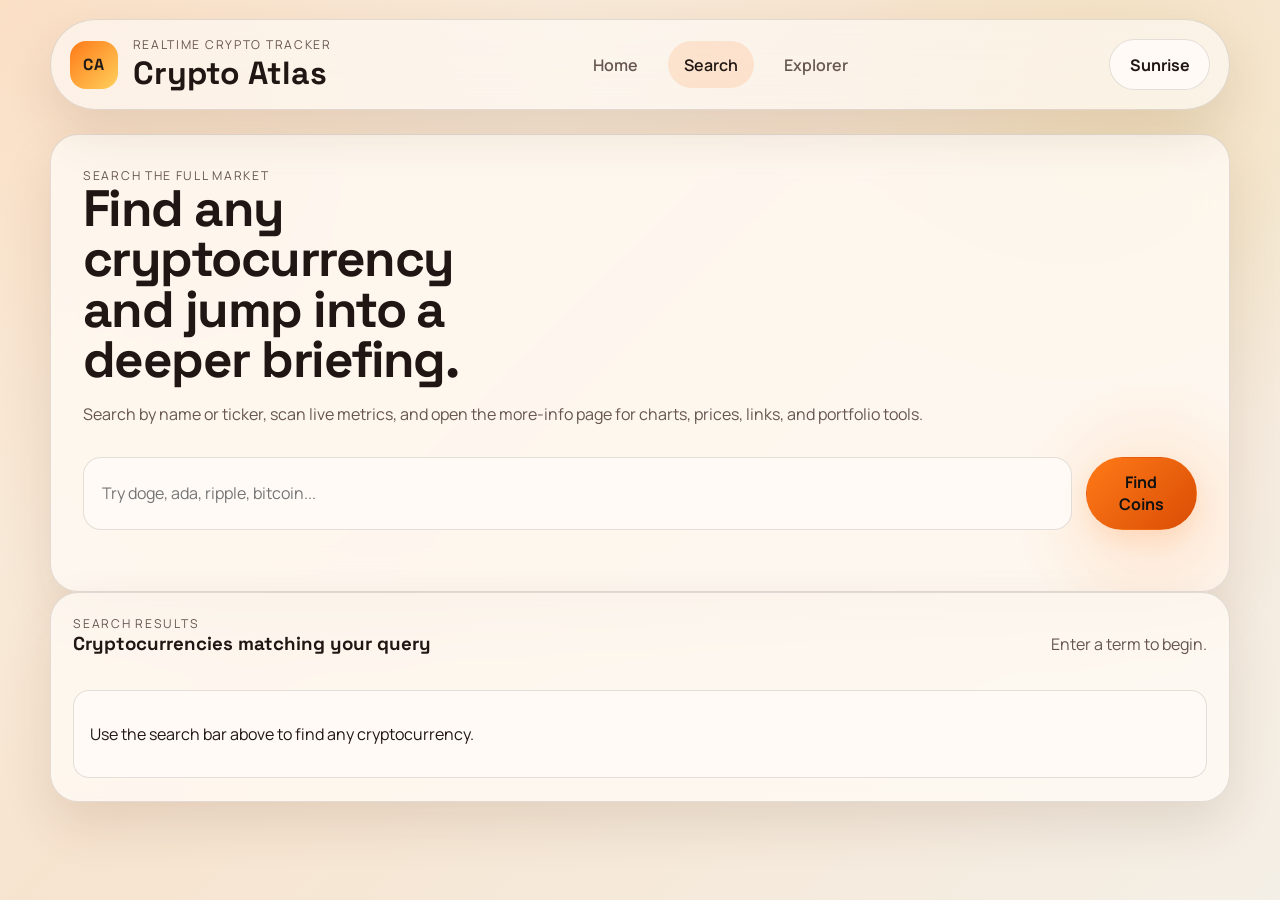
<file: search.html>
<!DOCTYPE html>
<html lang="en">
  <head>
    <meta charset="UTF-8" />
    <meta name="viewport" content="width=device-width, initial-scale=1.0" />
    <title>Crypto Atlas | Search Market</title>
    <link rel="preconnect" href="https://fonts.googleapis.com" />
    <link rel="preconnect" href="https://fonts.gstatic.com" crossorigin />
    <link
      href="https://fonts.googleapis.com/css2?family=Space+Grotesk:wght@400;500;700&family=Manrope:wght@400;500;600;700&display=swap"
      rel="stylesheet"
    />
    <link rel="stylesheet" href="./styles.css" />
    <script defer src="./js/api.js"></script>
    <script defer src="./js/common.js"></script>
    <script defer src="./js/search.js"></script>
  </head>
  <body data-page="search">
    <div class="site-shell">
      <header class="topbar">
        <a class="brand" href="./index.html">
          <span class="brand__mark">CA</span>
          <div>
            <p class="brand__eyebrow">Realtime Crypto Tracker</p>
            <h1>Crypto Atlas</h1>
          </div>
        </a>

        <nav class="nav-links">
          <a href="./index.html">Home</a>
          <a href="./search.html" class="is-active">Search</a>
          <a href="./info.html">Explorer</a>
        </nav>

        <div class="topbar__actions">
          <button class="theme-toggle" id="theme-toggle" type="button" aria-label="Change theme">
            Theme
          </button>
        </div>
      </header>

      <main>
        <section class="hero hero--compact">
          <div class="hero__content">
            <p class="section-kicker">Search the full market</p>
            <h2>Find any cryptocurrency and jump into a deeper briefing.</h2>
            <p class="hero__lead">
              Search by name or ticker, scan live metrics, and open the more-info page for charts,
              prices, links, and portfolio tools.
            </p>
            <form class="hero-search" id="search-form">
              <label class="sr-only" for="search-query">Search cryptocurrency</label>
              <input
                id="search-query"
                name="query"
                type="search"
                placeholder="Try doge, ada, ripple, bitcoin..."
                autocomplete="off"
              />
              <button class="button" type="submit">Find Coins</button>
            </form>
          </div>
        </section>

        <section class="panel search-panel">
          <div class="section-heading">
            <div>
              <p class="section-kicker">Search results</p>
              <h3>Cryptocurrencies matching your query</h3>
            </div>
            <p class="section-note" id="result-count">Enter a term to begin.</p>
          </div>
          <div class="results-grid" id="search-results"></div>
        </section>
      </main>
    </div>
  </body>
</html>
</file>
<file: styles.css>
:root {
  --bg: #f6efe3;
  --bg-soft: rgba(255, 255, 255, 0.55);
  --panel: rgba(255, 250, 244, 0.82);
  --panel-strong: #fffaf5;
  --text: #201613;
  --muted: #665550;
  --line: rgba(32, 22, 19, 0.12);
  --accent: #ff7a18;
  --accent-strong: #d94d04;
  --accent-soft: rgba(255, 122, 24, 0.14);
  --success: #18794e;
  --danger: #c23d32;
  --shadow: 0 22px 50px rgba(91, 52, 23, 0.12);
  --radius-xl: 28px;
  --radius-lg: 20px;
  --radius-md: 16px;
  --max-width: 1180px;
  --gradient:
    radial-gradient(circle at top left, rgba(255, 160, 82, 0.22), transparent 36%),
    radial-gradient(circle at 88% 16%, rgba(227, 200, 90, 0.18), transparent 22%),
    linear-gradient(135deg, #f9f1e5 0%, #f7e4cf 42%, #f4efe6 100%);
}

body[data-theme="night"] {
  --bg: #0f1724;
  --bg-soft: rgba(12, 19, 32, 0.6);
  --panel: rgba(16, 26, 42, 0.86);
  --panel-strong: #162235;
  --text: #f4efe7;
  --muted: #96a7bd;
  --line: rgba(224, 232, 245, 0.09);
  --accent: #65d4ff;
  --accent-strong: #2fb7eb;
  --accent-soft: rgba(101, 212, 255, 0.16);
  --success: #6ad28a;
  --danger: #ff8c78;
  --shadow: 0 24px 55px rgba(0, 0, 0, 0.28);
  --gradient:
    radial-gradient(circle at top left, rgba(66, 196, 255, 0.16), transparent 28%),
    radial-gradient(circle at 86% 12%, rgba(248, 141, 97, 0.15), transparent 24%),
    linear-gradient(135deg, #0a1220 0%, #0f1c32 48%, #111726 100%);
}

body[data-theme="aurora"] {
  --bg: #f1fbf8;
  --bg-soft: rgba(255, 255, 255, 0.58);
  --panel: rgba(248, 255, 252, 0.82);
  --panel-strong: #ffffff;
  --text: #152426;
  --muted: #4f6667;
  --line: rgba(21, 36, 38, 0.1);
  --accent: #13b99a;
  --accent-strong: #0a8f76;
  --accent-soft: rgba(19, 185, 154, 0.14);
  --success: #11895f;
  --danger: #d1584a;
  --shadow: 0 22px 46px rgba(21, 60, 60, 0.12);
  --gradient:
    radial-gradient(circle at top left, rgba(19, 185, 154, 0.18), transparent 34%),
    radial-gradient(circle at 84% 14%, rgba(111, 201, 221, 0.18), transparent 22%),
    linear-gradient(135deg, #f4fcf8 0%, #dff6ef 46%, #eefaf7 100%);
}

* {
  box-sizing: border-box;
}

html {
  scroll-behavior: smooth;
}

body {
  margin: 0;
  min-height: 100vh;
  background: var(--gradient);
  color: var(--text);
  font-family: "Manrope", sans-serif;
}

a {
  color: inherit;
  text-decoration: none;
}

button,
input,
select {
  font: inherit;
}

button {
  cursor: pointer;
}

.sr-only {
  position: absolute;
  width: 1px;
  height: 1px;
  padding: 0;
  margin: -1px;
  overflow: hidden;
  clip: rect(0, 0, 0, 0);
  border: 0;
}

.site-shell {
  width: min(calc(100% - 2rem), var(--max-width));
  margin: 0 auto;
  padding: 1.2rem 0 3rem;
}

.topbar {
  display: flex;
  align-items: center;
  justify-content: space-between;
  gap: 1rem;
  padding: 1rem 1.2rem;
  border: 1px solid var(--line);
  border-radius: 999px;
  background: var(--bg-soft);
  backdrop-filter: blur(22px);
  position: sticky;
  top: 1rem;
  z-index: 20;
  box-shadow: var(--shadow);
}

.brand {
  display: flex;
  align-items: center;
  gap: 0.9rem;
}

.brand__mark {
  display: grid;
  place-items: center;
  width: 48px;
  height: 48px;
  border-radius: 16px;
  background: linear-gradient(135deg, var(--accent), #ffd05b);
  color: #1f1a17;
  font-family: "Space Grotesk", sans-serif;
  font-weight: 700;
  letter-spacing: 0.06em;
}

.brand h1,
.brand__eyebrow,
.section-kicker,
.section-heading h3,
.hero h2,
.detail-hero__intro h2 {
  margin: 0;
}

.brand h1,
.hero h2,
.section-heading h3,
.detail-hero__intro h2 {
  font-family: "Space Grotesk", sans-serif;
}

.brand__eyebrow,
.section-kicker {
  font-size: 0.76rem;
  text-transform: uppercase;
  letter-spacing: 0.14em;
  color: var(--muted);
}

.nav-links,
.topbar__actions,
.hero__stats,
.section-heading,
.grid-two,
.hero-search,
.market-strip,
.results-grid,
.price-grid,
.facts-grid,
.converter-form,
.profile-form,
.portfolio-form,
.range-switcher {
  display: flex;
  gap: 0.9rem;
}

.nav-links a,
.theme-toggle,
.button,
.range-chip {
  transition:
    transform 0.2s ease,
    background 0.2s ease,
    color 0.2s ease,
    border-color 0.2s ease,
    box-shadow 0.2s ease;
}

.nav-links a {
  padding: 0.8rem 1rem;
  border-radius: 999px;
  color: var(--muted);
  font-weight: 600;
}

.nav-links a:hover,
.nav-links a.is-active {
  color: var(--text);
  background: var(--accent-soft);
}

.theme-toggle,
.button,
.range-chip {
  border: 1px solid var(--line);
  border-radius: 999px;
  padding: 0.85rem 1.2rem;
  background: var(--panel-strong);
  color: var(--text);
  font-weight: 700;
}

.button,
.button--ghost:hover,
.range-chip.is-active,
.theme-toggle:hover {
  background: linear-gradient(135deg, var(--accent), var(--accent-strong));
  color: #111;
  border-color: transparent;
  box-shadow: 0 10px 24px var(--accent-soft);
}

.button:hover,
.button--ghost:hover,
.range-chip:hover,
.theme-toggle:hover {
  transform: translateY(-1px);
}

.button--ghost,
.range-chip {
  background: transparent;
  box-shadow: none;
  color: var(--text);
}

main {
  padding-top: 1.5rem;
}

.hero,
.panel,
.detail-hero {
  border: 1px solid var(--line);
  border-radius: var(--radius-xl);
  background: var(--panel);
  box-shadow: var(--shadow);
  backdrop-filter: blur(18px);
}

.hero {
  display: grid;
  grid-template-columns: 1.2fr 0.8fr;
  gap: 1.5rem;
  padding: 2rem;
  overflow: hidden;
  position: relative;
}

.hero::after {
  content: "";
  position: absolute;
  inset: auto -4rem -4rem auto;
  width: 280px;
  height: 280px;
  border-radius: 50%;
  background: radial-gradient(circle, var(--accent-soft), transparent 70%);
}

.hero--compact {
  grid-template-columns: 1fr;
}

.hero__content {
  position: relative;
  z-index: 1;
}

.hero h2,
.detail-hero__intro h2 {
  font-size: clamp(2.25rem, 4vw, 4.3rem);
  line-height: 0.98;
  letter-spacing: -0.03em;
  max-width: 12ch;
}

.hero__lead,
.section-note,
.profile-summary,
.portfolio-summary,
.converter-result {
  color: var(--muted);
  line-height: 1.7;
}

.hero-search {
  align-items: stretch;
  margin: 1.8rem 0;
}

.hero-search input,
.converter-form input,
.converter-form select,
.profile-form input,
.portfolio-form input {
  width: 100%;
  border: 1px solid var(--line);
  border-radius: 18px;
  padding: 1rem 1.1rem;
  background: var(--panel-strong);
  color: var(--text);
}

.panel {
  padding: 1.4rem;
}

.panel--glass,
.spotlight-card {
  background: linear-gradient(180deg, rgba(255, 255, 255, 0.2), transparent), var(--panel);
}

.panel--feature {
  min-height: 100%;
}

.panel__header,
.detail-hero__actions {
  display: flex;
  justify-content: space-between;
  align-items: center;
  gap: 1rem;
}

.status-dot {
  display: inline-flex;
  align-items: center;
  gap: 0.45rem;
  color: var(--success);
  font-weight: 700;
}

.status-dot::before {
  content: "";
  width: 10px;
  height: 10px;
  border-radius: 50%;
  background: currentColor;
  box-shadow: 0 0 0 7px rgba(24, 121, 78, 0.12);
}

.ticker-list,
.news-feed {
  list-style: none;
  padding: 0;
  margin: 1rem 0 0;
}

.ticker-list li,
.news-card,
.search-result-card,
.price-card,
.fact-card,
.market-pill,
.leader-card {
  border: 1px solid var(--line);
  border-radius: var(--radius-md);
  background: var(--panel-strong);
}

.ticker-list li {
  display: flex;
  justify-content: space-between;
  align-items: center;
  padding: 0.95rem 1rem;
  margin-bottom: 0.75rem;
}

.ticker-list a {
  display: flex;
  justify-content: space-between;
  align-items: center;
  gap: 1rem;
  width: 100%;
}

.hero__stats {
  flex-wrap: wrap;
}

.stat-card {
  min-width: 150px;
  padding: 1rem;
  border-radius: 18px;
  background: var(--panel-strong);
  border: 1px solid var(--line);
}

.stat-card span {
  display: block;
  font-size: 0.9rem;
  color: var(--muted);
  margin-bottom: 0.4rem;
}

.stat-card strong {
  font-family: "Space Grotesk", sans-serif;
  font-size: 1.4rem;
}

.market-strip-wrapper,
.grid-two,
.detail-top-grid {
  margin-top: 1.5rem;
}

.section-heading {
  justify-content: space-between;
  align-items: flex-start;
  margin-bottom: 1rem;
}

.market-strip {
  flex-wrap: nowrap;
  overflow-x: auto;
  padding-bottom: 0.5rem;
}

.market-pill {
  min-width: 210px;
  padding: 1rem;
  flex: 0 0 auto;
}

.coin-inline,
.result-header,
.detail-coin {
  display: flex;
  align-items: center;
  gap: 0.8rem;
}

.coin-inline img,
.result-header img,
.detail-coin img {
  width: 42px;
  height: 42px;
  border-radius: 50%;
}

.grid-two,
.detail-top-grid {
  display: grid;
  grid-template-columns: repeat(2, minmax(0, 1fr));
}

.leaderboard,
.results-grid,
.price-grid,
.facts-grid {
  display: grid;
  gap: 1rem;
}

.leaderboard,
.results-grid {
  grid-template-columns: repeat(auto-fit, minmax(240px, 1fr));
}

.leader-card,
.search-result-card,
.price-card,
.fact-card,
.news-card {
  padding: 1rem;
}

.leader-card__meta,
.result-meta,
.fact-card span,
.price-card span {
  color: var(--muted);
  font-size: 0.92rem;
}

.search-result-card {
  display: flex;
  flex-direction: column;
  gap: 0.95rem;
}

.search-result-card .button {
  align-self: flex-start;
}

.profile-form,
.converter-form,
.portfolio-form {
  flex-direction: column;
}

.profile-form label,
.converter-form label,
.portfolio-form label {
  display: flex;
  flex-direction: column;
  gap: 0.5rem;
  font-weight: 700;
}

.converter-result,
.profile-summary,
.portfolio-summary {
  margin-top: 1rem;
  padding: 1rem;
  border-radius: var(--radius-md);
  background: var(--panel-strong);
  border: 1px solid var(--line);
}

.news-feed {
  display: grid;
  gap: 0.8rem;
}

.news-card a {
  color: var(--accent-strong);
  font-weight: 700;
}

.price-grid,
.facts-grid {
  grid-template-columns: repeat(auto-fit, minmax(160px, 1fr));
}

.price-card strong,
.fact-card strong,
.detail-hero__intro strong {
  display: block;
  margin-top: 0.35rem;
  font-family: "Space Grotesk", sans-serif;
  font-size: 1.3rem;
}

.detail-hero {
  display: flex;
  align-items: center;
  justify-content: space-between;
  gap: 1rem;
  padding: 1.5rem;
}

.detail-hero__intro p {
  color: var(--muted);
  max-width: 72ch;
}

.chart-heading {
  align-items: center;
}

.range-switcher {
  flex-wrap: wrap;
  justify-content: flex-end;
}

.chart-card {
  min-height: 380px;
}

.chart-card canvas {
  width: 100% !important;
  height: 380px !important;
}

.positive {
  color: var(--success);
}

.negative {
  color: var(--danger);
}

.flash-up,
.flash-down {
  animation: pulse 0.65s ease;
}

.flash-up {
  box-shadow: 0 0 0 3px rgba(24, 121, 78, 0.18);
}

.flash-down {
  box-shadow: 0 0 0 3px rgba(194, 61, 50, 0.18);
}

@keyframes pulse {
  0% {
    transform: scale(1);
  }
  50% {
    transform: scale(1.02);
  }
  100% {
    transform: scale(1);
  }
}

@media (max-width: 980px) {
  .topbar,
  .nav-links,
  .topbar__actions,
  .detail-hero {
    flex-wrap: wrap;
    border-radius: 28px;
  }

  .hero,
  .grid-two,
  .detail-top-grid {
    grid-template-columns: 1fr;
  }
}

@media (max-width: 720px) {
  .site-shell {
    width: min(calc(100% - 1rem), var(--max-width));
  }

  .topbar {
    padding: 1rem;
  }

  .hero,
  .panel,
  .detail-hero {
    padding: 1.1rem;
  }

  .hero h2,
  .detail-hero__intro h2 {
    font-size: 2.3rem;
  }

  .hero-search,
  .detail-hero__actions {
    flex-direction: column;
  }

  .button,
  .theme-toggle,
  .range-chip {
    width: 100%;
    justify-content: center;
  }
}
</file>
